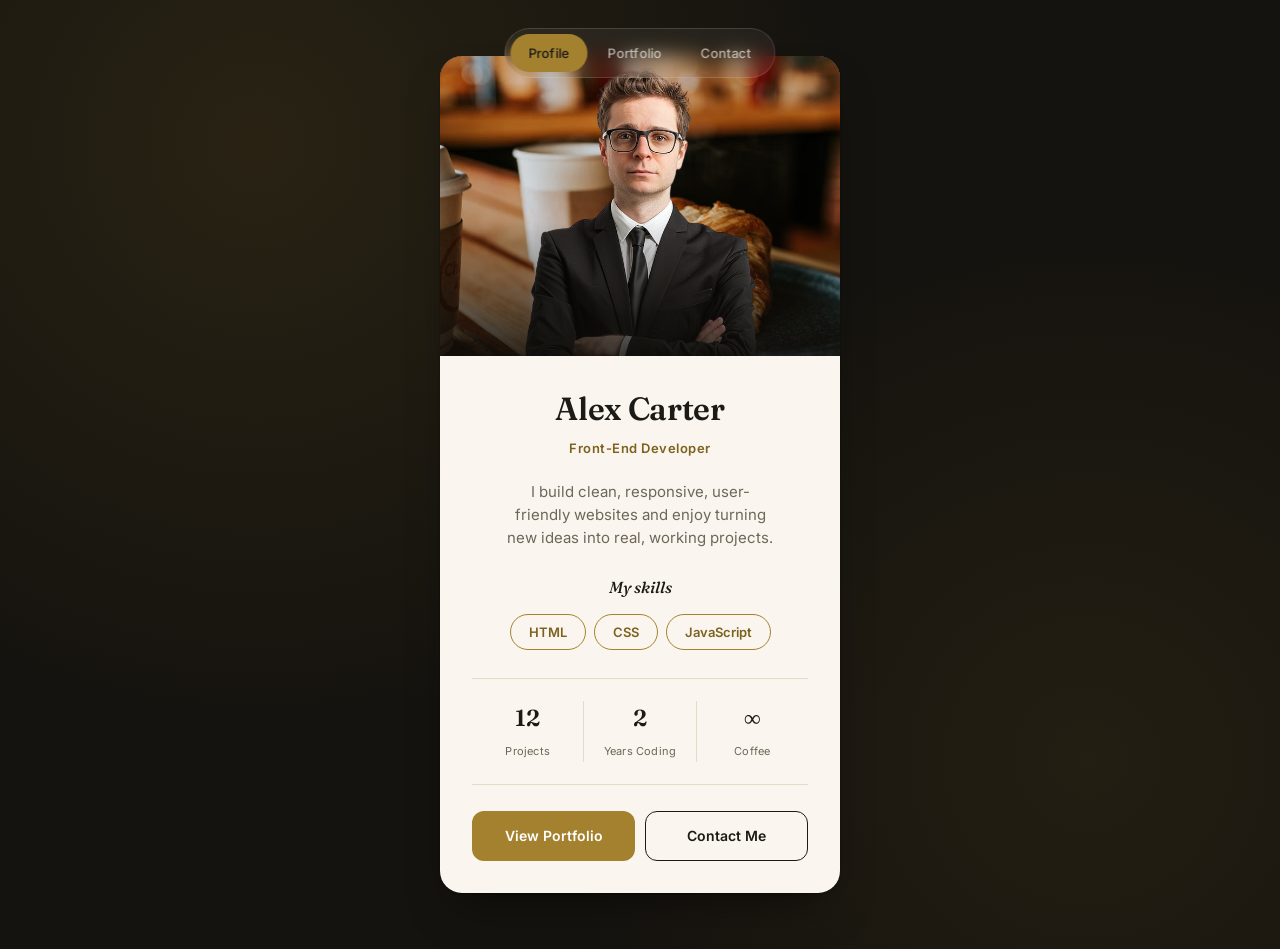
<file: index.html>
<!DOCTYPE html>
<html lang="en">
<head>
<meta charset="UTF-8">
<meta name="viewport" content="width=device-width, initial-scale=1.0">
<title>Alex Carter — Front-End Developer</title>
<link rel="preconnect" href="https://fonts.googleapis.com">
<link href="https://fonts.googleapis.com/css2?family=Fraunces:wght@500;600&family=Inter:wght@400;500;600&display=swap" rel="stylesheet">
<link rel="stylesheet" href="style.css">
</head>
<body>

<nav class="site-nav">
  <a href="index.html" class="active">Profile</a>
  <a href="portfolio.html">Portfolio</a>
  <a href="contact.html">Contact</a>
</nav>

<div class="card">
  <div class="avatar-wrap">
    <img src="images/man-with-glasses-removebg.png" alt="Alex Carter">
  </div>

  <div class="card-body">
    <h1 class="name">Alex Carter</h1>
    <p class="role">Front-End Developer</p>

    <p class="bio">
      I build clean, responsive, user-friendly websites and enjoy turning
      new ideas into real, working projects.
    </p>

    <p class="section-label">My skills</p>
    <div class="skills">
      <span class="skill-pill">HTML</span>
      <span class="skill-pill">CSS</span>
      <span class="skill-pill">JavaScript</span>
    </div>

    <div class="stats">
      <div class="stat">
        <span class="stat-num">12</span>
        <span class="stat-label">Projects</span>
      </div>
      <div class="stat">
        <span class="stat-num">2</span>
        <span class="stat-label">Years Coding</span>
      </div>
      <div class="stat">
        <span class="stat-num">∞</span>
        <span class="stat-label">Coffee</span>
      </div>
    </div>

    <div class="actions">
      <a href="portfolio.html" class="btn btn-primary">View Portfolio</a>
      <a href="contact.html" class="btn btn-secondary">Contact Me</a>
    </div>
  </div>
</div>

</body>
</html>
</file>
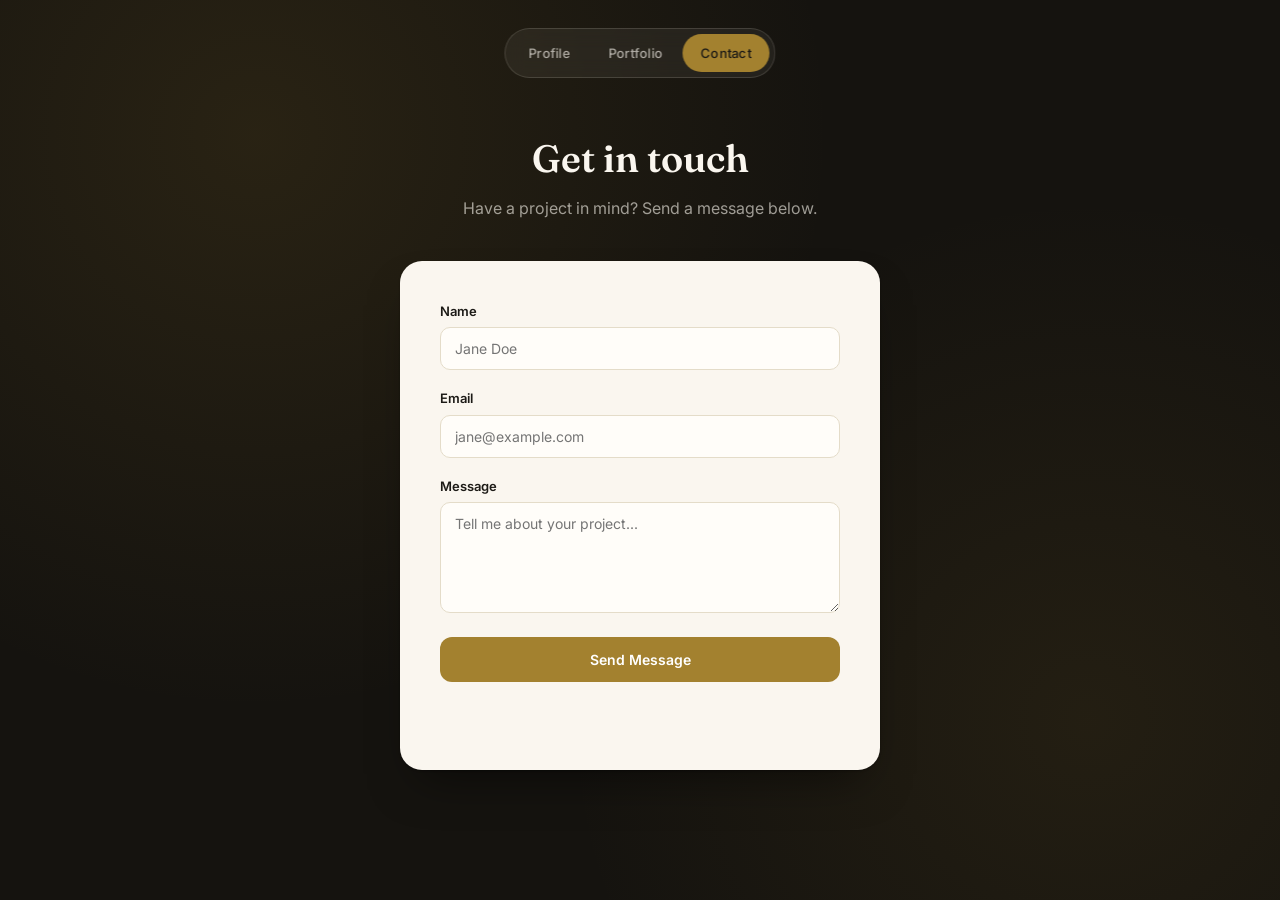
<file: contact.html>
<!DOCTYPE html>
<html lang="en">
<head>
<meta charset="UTF-8">
<meta name="viewport" content="width=device-width, initial-scale=1.0">
<title>Contact — Alex Carter</title>
<link rel="preconnect" href="https://fonts.googleapis.com">
<link href="https://fonts.googleapis.com/css2?family=Fraunces:wght@500;600&family=Inter:wght@400;500;600&display=swap" rel="stylesheet">
<link rel="stylesheet" href="style.css">
</head>
<body>

<nav class="site-nav">
  <a href="index.html">Profile</a>
  <a href="portfolio.html">Portfolio</a>
  <a href="contact.html" class="active">Contact</a>
</nav>

<div class="page" style="max-width: 480px;">
  <div class="page-header">
    <h1>Get in touch</h1>
    <p>Have a project in mind? Send a message below.</p>
  </div>

  <div class="contact-layout">
    <form id="contact-form">
      <div class="form-row">
        <label for="name">Name</label>
        <input type="text" id="name" name="name" placeholder="Jane Doe" required>
      </div>
      <div class="form-row">
        <label for="email">Email</label>
        <input type="email" id="email" name="email" placeholder="jane@example.com" required>
      </div>
      <div class="form-row">
        <label for="message">Message</label>
        <textarea id="message" name="message" rows="5" placeholder="Tell me about your project..." required></textarea>
      </div>
      <button type="submit" class="btn btn-primary" style="width:100%;">Send Message</button>
      <p class="form-status" id="form-status"></p>
    </form>
  </div>
</div>

<script src="script.js"></script>
</body>
</html>
</file>
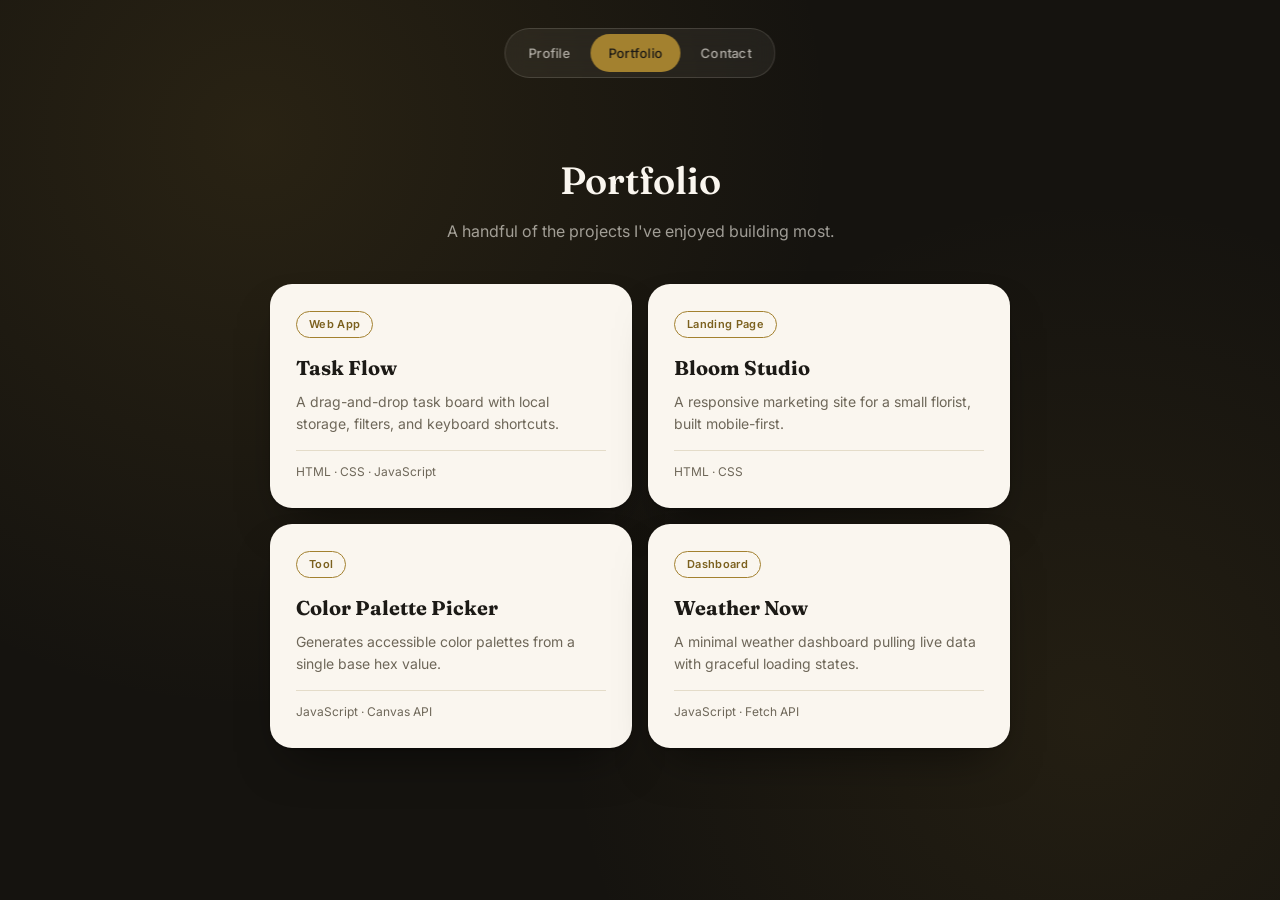
<file: portfolio.html>
<!DOCTYPE html>
<html lang="en">
<head>
<meta charset="UTF-8">
<meta name="viewport" content="width=device-width, initial-scale=1.0">
<title>Portfolio — Alex Carter</title>
<link rel="preconnect" href="https://fonts.googleapis.com">
<link href="https://fonts.googleapis.com/css2?family=Fraunces:wght@500;600&family=Inter:wght@400;500;600&display=swap" rel="stylesheet">
<link rel="stylesheet" href="style.css">
</head>
<body>

<nav class="site-nav">
  <a href="index.html">Profile</a>
  <a href="portfolio.html" class="active">Portfolio</a>
  <a href="contact.html">Contact</a>
</nav>

<div class="page">
  <div class="page-header">
    <h1>Portfolio</h1>
    <p>A handful of the projects I've enjoyed building most.</p>
  </div>

  <div class="project-grid">
    <div class="project-card">
      <span class="project-tag">Web App</span>
      <h3>Task Flow</h3>
      <p>A drag-and-drop task board with local storage, filters, and keyboard shortcuts.</p>
      <div class="project-stack">HTML · CSS · JavaScript</div>
    </div>

    <div class="project-card">
      <span class="project-tag">Landing Page</span>
      <h3>Bloom Studio</h3>
      <p>A responsive marketing site for a small florist, built mobile-first.</p>
      <div class="project-stack">HTML · CSS</div>
    </div>

    <div class="project-card">
      <span class="project-tag">Tool</span>
      <h3>Color Palette Picker</h3>
      <p>Generates accessible color palettes from a single base hex value.</p>
      <div class="project-stack">JavaScript · Canvas API</div>
    </div>

    <div class="project-card">
      <span class="project-tag">Dashboard</span>
      <h3>Weather Now</h3>
      <p>A minimal weather dashboard pulling live data with graceful loading states.</p>
      <div class="project-stack">JavaScript · Fetch API</div>
    </div>
  </div>
</div>

</body>
</html>
</file>
<file: style.css>
/* ============================================
   Tokens
   ============================================ */
:root {
  --bg: #15130F;
  --surface: #FAF6EF;
  --ink: #1C1A16;
  --ink-soft: #6E6759;
  --line: #E4DCC9;
  --gold: #A3812F;
  --gold-deep: #7C611F;
  --gold-tint: #F1E7CE;
  --radius: 22px;
  --shadow: 0 1px 2px rgba(0,0,0,0.3), 0 24px 48px -20px rgba(0,0,0,0.55);
  --font-head: "Fraunces", Georgia, serif;
  --font-body: "Inter", system-ui, -apple-system, "Segoe UI", sans-serif;
}

* { box-sizing: border-box; }

html, body {
  margin: 0;
  padding: 0;
}

body {
  background: var(--bg);
  background-image:
    radial-gradient(circle at 20% 15%, rgba(163,129,47,0.14), transparent 45%),
    radial-gradient(circle at 85% 80%, rgba(163,129,47,0.10), transparent 40%);
  color: var(--surface);
  font-family: var(--font-body);
  min-height: 100vh;
  display: flex;
  align-items: center;
  justify-content: center;
  padding: 56px 20px;
  line-height: 1.55;
}

a { color: inherit; }

/* ---------- navigation ---------- */
.site-nav {
  position: fixed;
  top: 28px;
  left: 50%;
  transform: translateX(-50%);
  display: flex;
  gap: 2px;
  background: rgba(250,246,239,0.06);
  border: 1px solid rgba(250,246,239,0.14);
  backdrop-filter: blur(10px);
  border-radius: 999px;
  padding: 5px;
  z-index: 10;
}

.site-nav a {
  text-decoration: none;
  font-size: 13px;
  letter-spacing: 0.02em;
  font-weight: 500;
  color: rgba(250,246,239,0.65);
  padding: 9px 18px;
  border-radius: 999px;
  transition: background 0.2s ease, color 0.2s ease;
}

.site-nav a:hover {
  color: var(--surface);
}

.site-nav a.active {
  color: #1C1A16;
  background: var(--gold);
}

/* ============================================
   Profile Card (index.html)
   ============================================ */
.card {
  background: var(--surface);
  border-radius: var(--radius);
  box-shadow: var(--shadow);
  width: 100%;
  max-width: 400px;
  overflow: hidden;
}

/* photo bleeds flush to the card's own edges - no padding, no circle */
.avatar-wrap {
  width: 100%;
  aspect-ratio: 4 / 3;
  position: relative;
  background: #0E0D0B;
}

.avatar-wrap img {
  width: 100%;
  height: 100%;
  object-fit: cover;
  object-position: center 20%;
  display: block;
}

.avatar-wrap::after {
  content: "";
  position: absolute;
  inset: 0;
  background: linear-gradient(180deg, rgba(0,0,0,0) 55%, rgba(15,13,10,0.82) 100%);
}

.card-body {
  padding: 28px 32px 32px;
  text-align: center;
}

.name {
  font-family: var(--font-head);
  font-size: 32px;
  font-weight: 600;
  margin: 0 0 4px;
  letter-spacing: -0.01em;
  color: var(--ink);
}

.role {
  color: var(--gold-deep);
  font-weight: 600;
  font-size: 13px;
  letter-spacing: 0.04em;
  margin: 0 0 22px;
}

.bio {
  color: var(--ink-soft);
  font-size: 15px;
  margin: 0 0 26px;
  max-width: 30ch;
  margin-left: auto;
  margin-right: auto;
}

.section-label {
  font-family: var(--font-head);
  font-style: italic;
  font-size: 16px;
  font-weight: 500;
  color: var(--ink);
  margin: 0 0 14px;
}

.skills {
  display: flex;
  flex-wrap: wrap;
  gap: 8px;
  justify-content: center;
  margin-bottom: 28px;
}

.skill-pill {
  background: transparent;
  color: var(--gold-deep);
  font-size: 13px;
  font-weight: 600;
  padding: 7px 18px;
  border-radius: 999px;
  border: 1px solid var(--gold);
  cursor: default;
  transition: background 0.2s ease, color 0.2s ease;
}

.skill-pill:hover {
  background: var(--gold);
  color: #fff;
}

.stats {
  display: flex;
  border-top: 1px solid var(--line);
  border-bottom: 1px solid var(--line);
  padding: 22px 0;
  margin-bottom: 26px;
}

.stat {
  flex: 1;
}

.stat + .stat {
  border-left: 1px solid var(--line);
}

.stat-num {
  font-family: var(--font-head);
  font-size: 23px;
  font-weight: 600;
  color: var(--ink);
  display: block;
}

.stat-label {
  font-size: 11px;
  letter-spacing: 0.02em;
  color: var(--ink-soft);
}

.actions {
  display: flex;
  gap: 10px;
}

.btn {
  flex: 1;
  padding: 13px 16px;
  border-radius: 12px;
  font-size: 14px;
  font-weight: 600;
  text-decoration: none;
  border: 1px solid transparent;
  cursor: pointer;
  transition: opacity 0.15s ease, transform 0.15s ease, background 0.15s ease;
  font-family: inherit;
}

.btn:hover {
  transform: translateY(-1px);
}

.btn-primary {
  background: var(--gold);
  color: #fff;
}

.btn-primary:hover {
  background: var(--gold-deep);
}

.btn-secondary {
  background: transparent;
  color: var(--ink);
  border: 1px solid var(--ink);
}

.btn-secondary:hover {
  background: var(--ink);
  color: var(--surface);
}

/* ============================================
   Portfolio page
   ============================================ */
.page {
  width: 100%;
  max-width: 740px;
}

.page-header {
  text-align: center;
  margin-bottom: 40px;
  color: var(--surface);
}

.page-header h1 {
  font-family: var(--font-head);
  font-size: 38px;
  font-weight: 600;
  margin: 0 0 8px;
}

.page-header p {
  color: rgba(250,246,239,0.6);
  margin: 0;
}

.project-grid {
  display: grid;
  grid-template-columns: repeat(2, 1fr);
  gap: 16px;
}

.project-card {
  background: var(--surface);
  border-radius: var(--radius);
  box-shadow: var(--shadow);
  padding: 26px;
}

.project-tag {
  display: inline-block;
  font-size: 11px;
  font-weight: 600;
  letter-spacing: 0.03em;
  color: var(--gold-deep);
  border: 1px solid var(--gold);
  padding: 4px 12px;
  border-radius: 999px;
  margin-bottom: 14px;
}

.project-card h3 {
  font-family: var(--font-head);
  font-size: 20px;
  color: var(--ink);
  margin: 0 0 8px;
}

.project-card p {
  color: var(--ink-soft);
  font-size: 14px;
  margin: 0 0 16px;
}

.project-stack {
  font-size: 12px;
  color: var(--ink-soft);
  border-top: 1px solid var(--line);
  padding-top: 12px;
}

/* ============================================
   Contact page
   ============================================ */
.contact-layout {
  background: var(--surface);
  border-radius: var(--radius);
  box-shadow: var(--shadow);
  padding: 40px;
}

.form-row {
  margin-bottom: 18px;
}

.form-row label {
  display: block;
  font-size: 13px;
  font-weight: 600;
  color: var(--ink);
  margin-bottom: 6px;
}

.form-row input,
.form-row textarea {
  width: 100%;
  padding: 12px 14px;
  border: 1px solid var(--line);
  border-radius: 10px;
  font-family: inherit;
  font-size: 14px;
  color: var(--ink);
  background: #FFFDF9;
  resize: vertical;
}

.form-row input:focus,
.form-row textarea:focus {
  outline: 2px solid var(--gold);
  outline-offset: 1px;
}

.form-status {
  margin-top: 14px;
  font-size: 14px;
  color: var(--gold-deep);
  font-weight: 600;
  min-height: 20px;
}

/* ============================================
   Responsive
   ============================================ */
@media (max-width: 520px) {
  .project-grid {
    grid-template-columns: 1fr;
  }
  .site-nav {
    top: 14px;
  }
}

@media (prefers-reduced-motion: reduce) {
  * {
    transition: none !important;
  }
}
</file>
